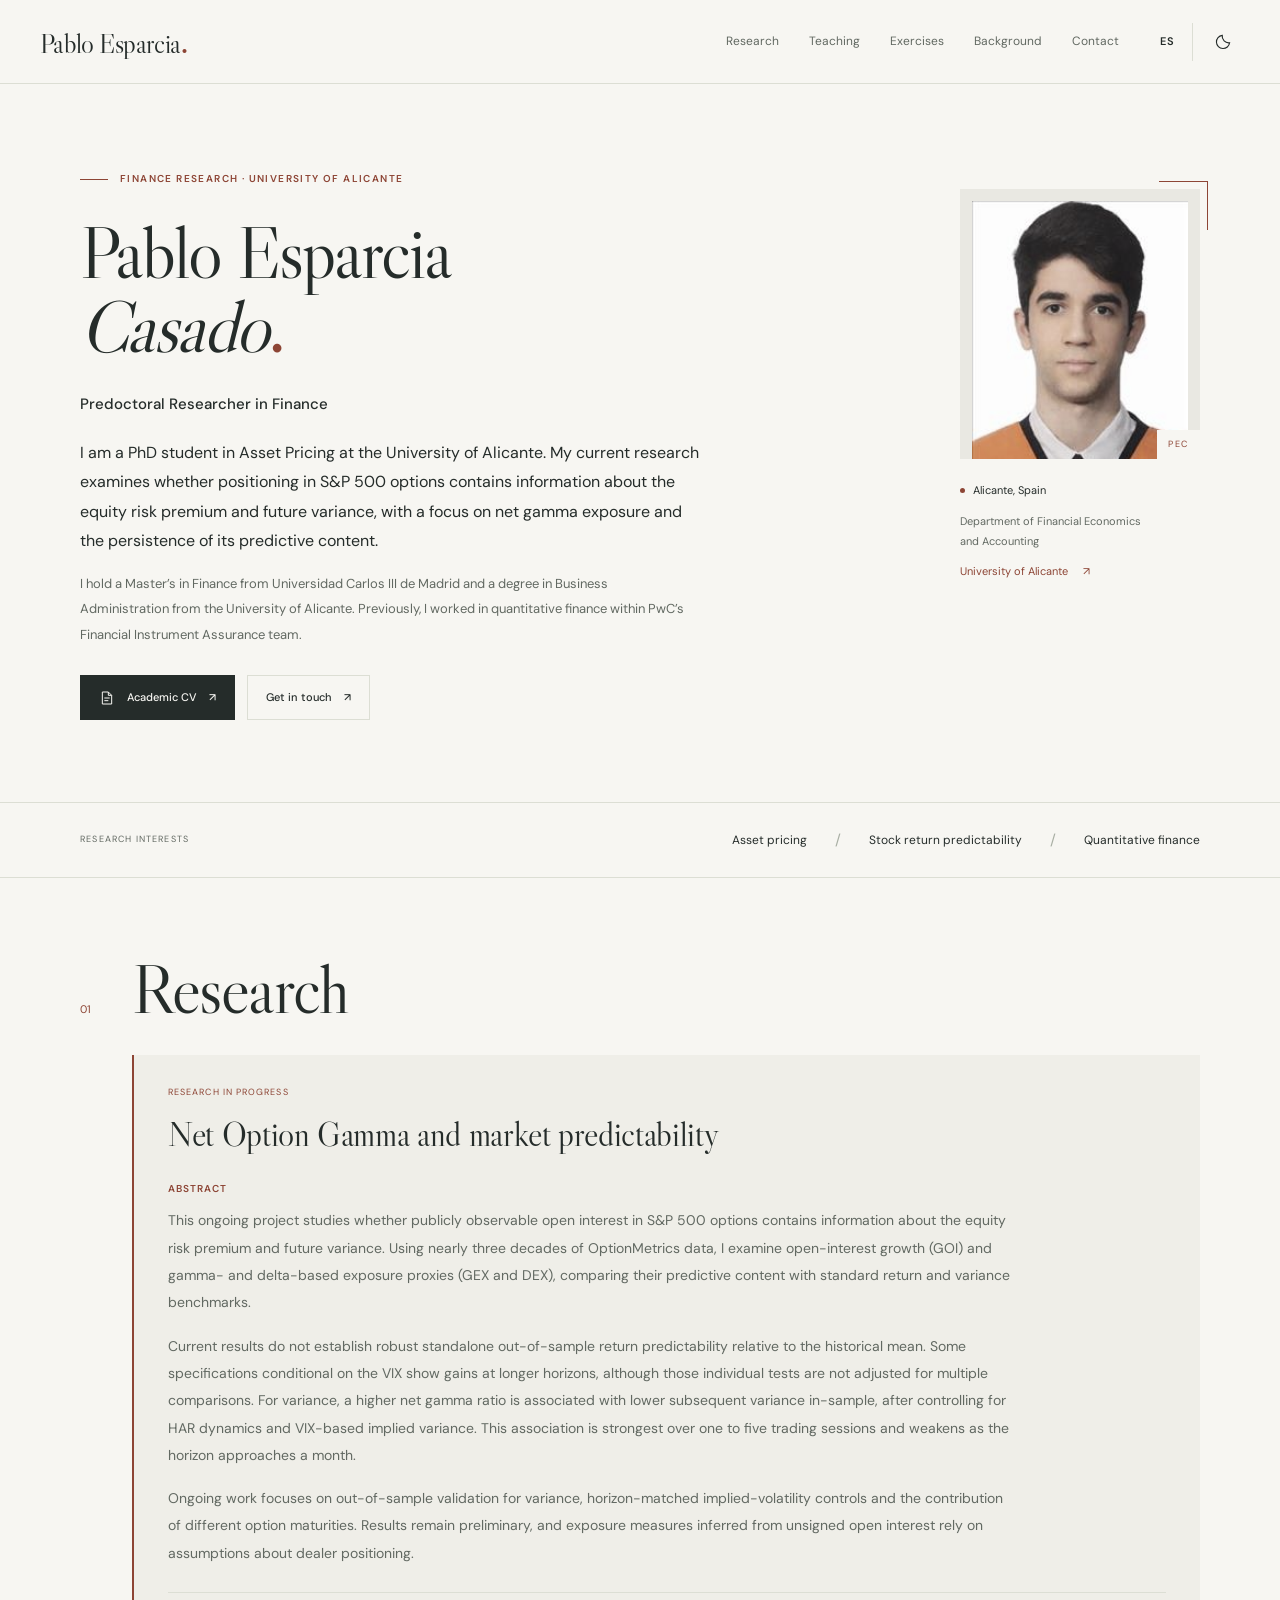
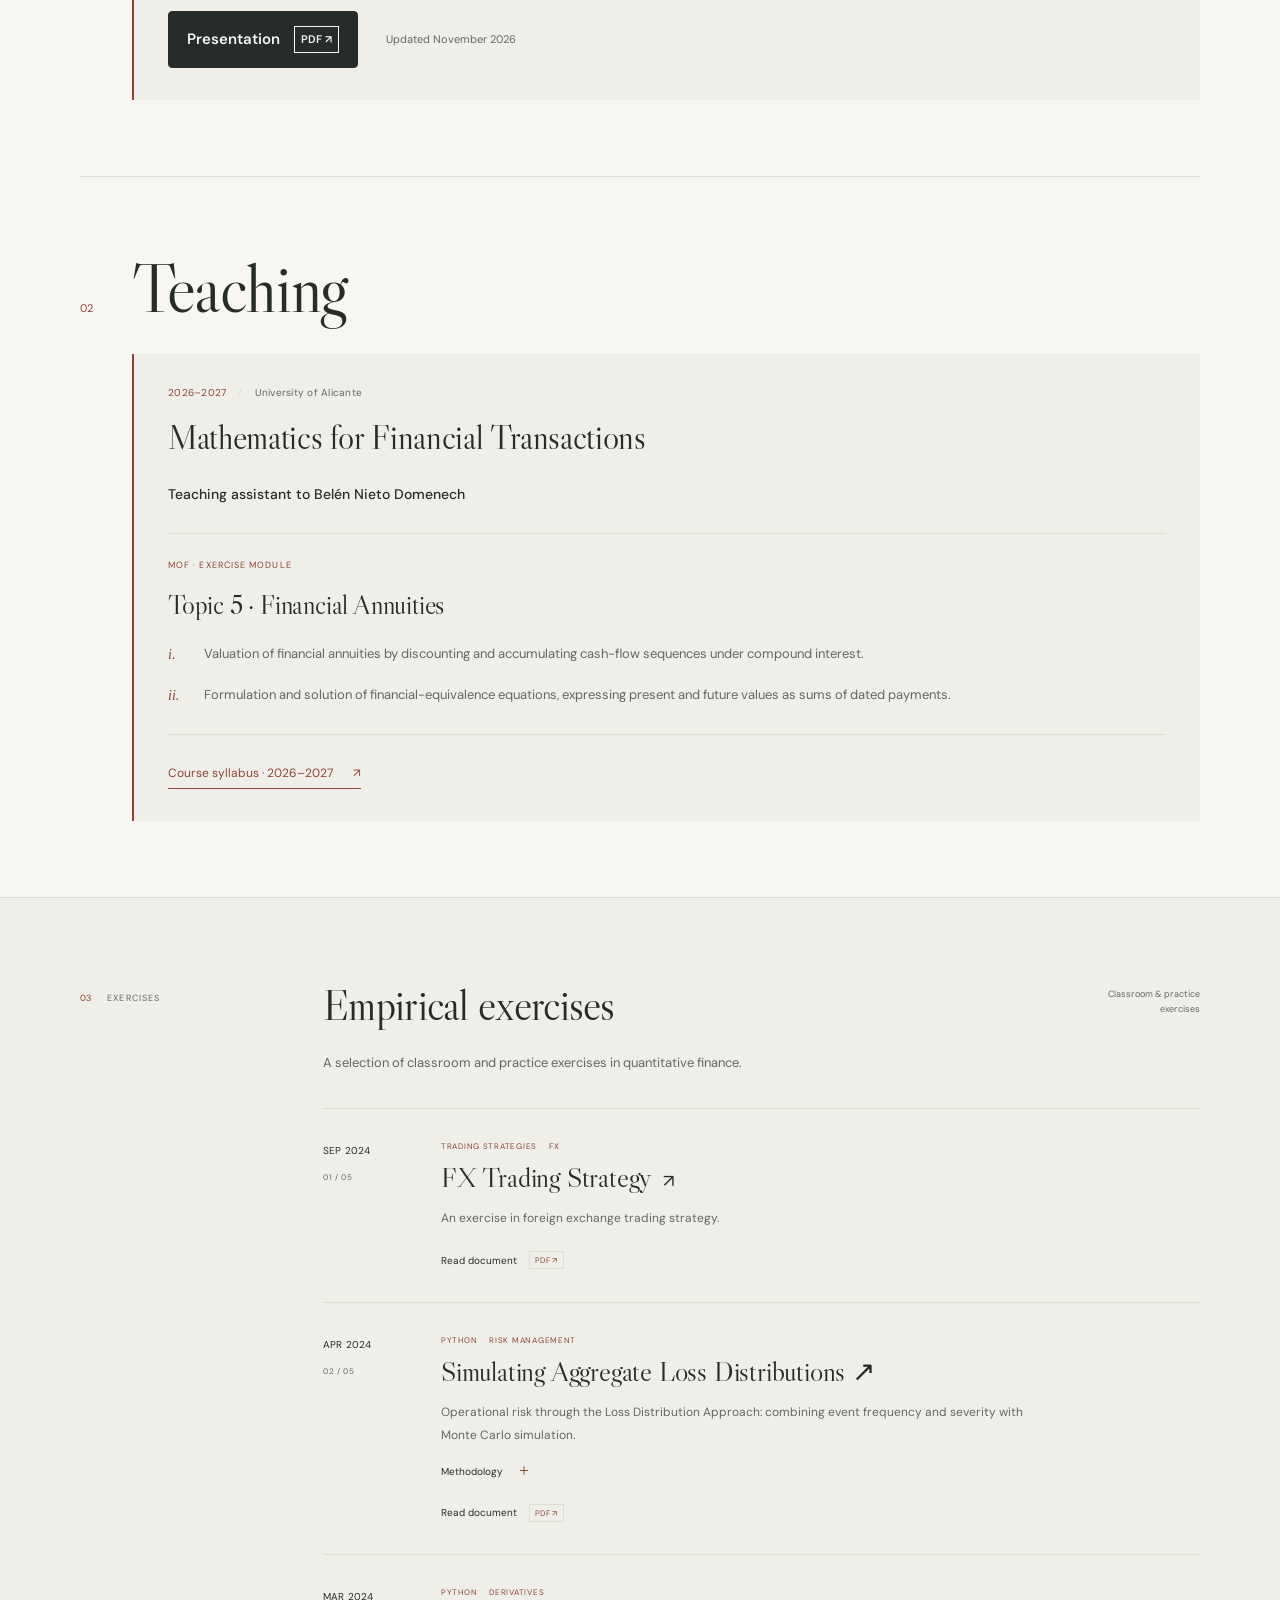
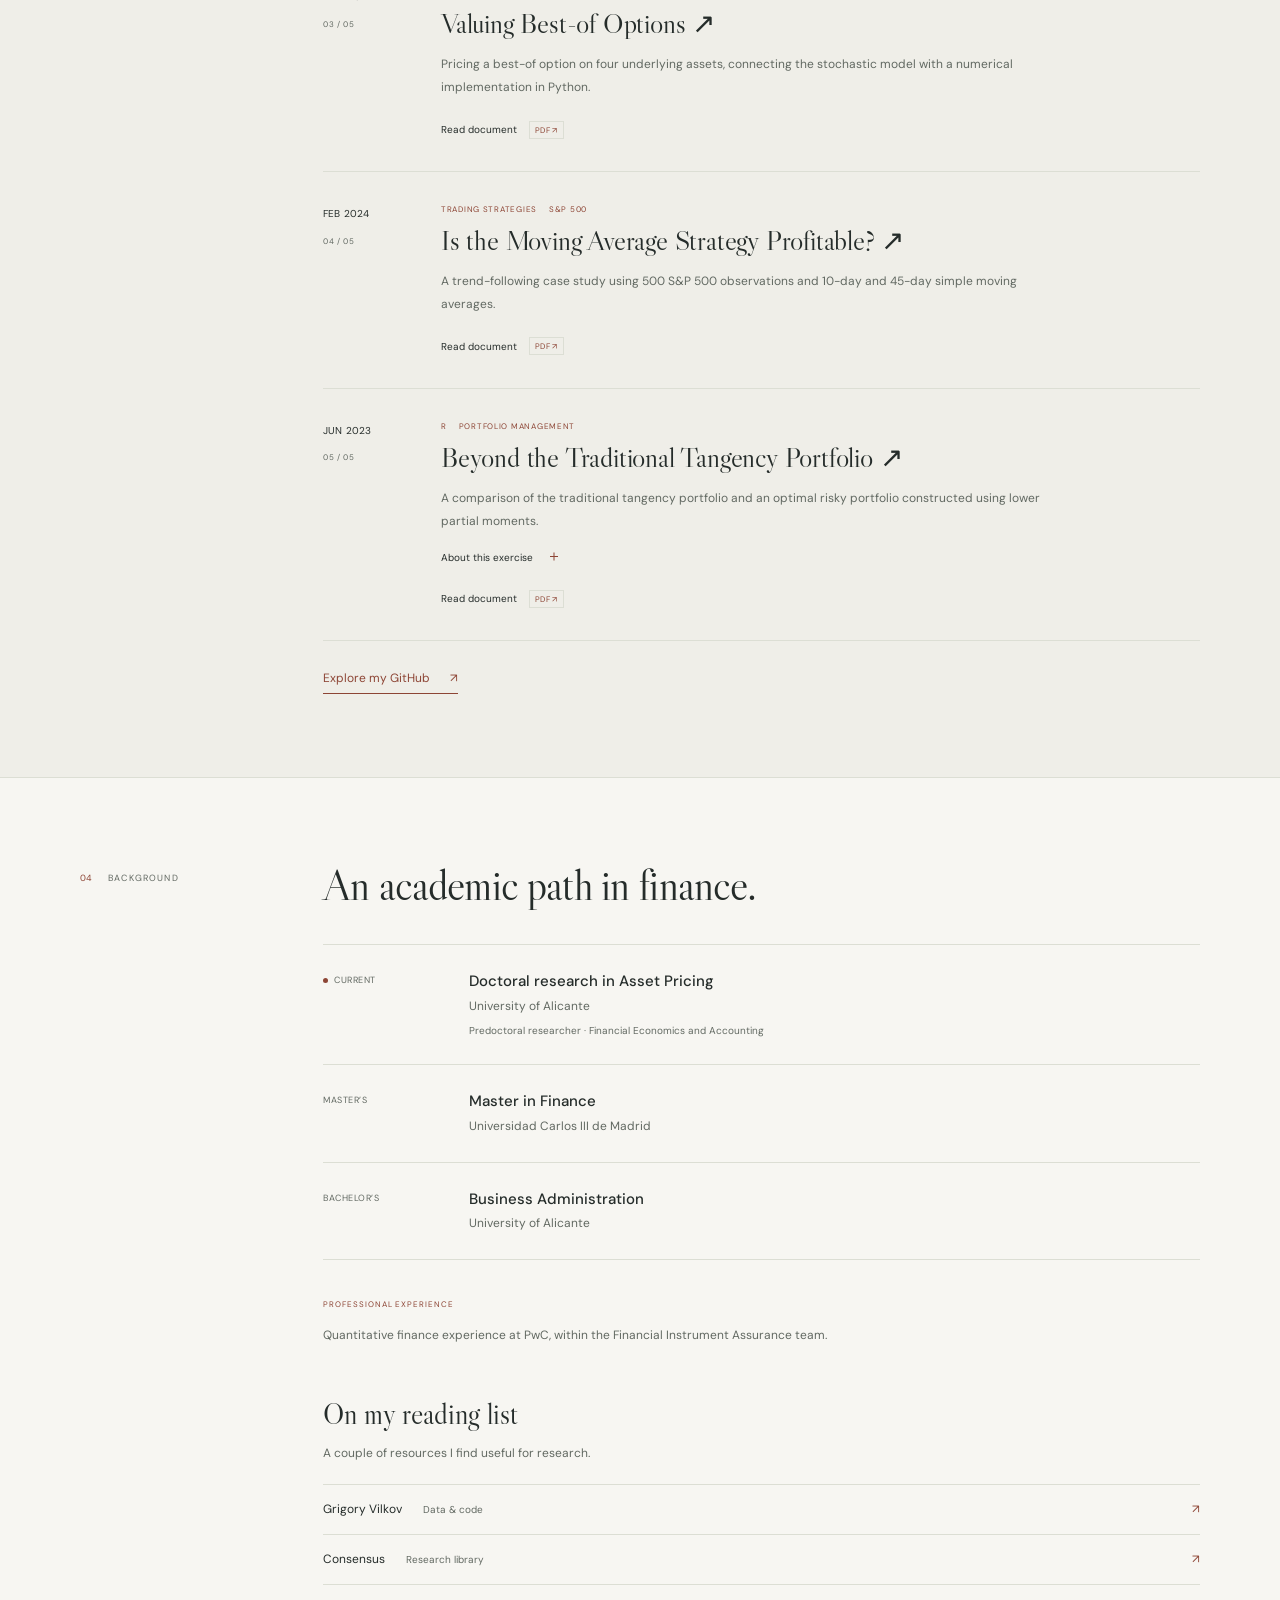
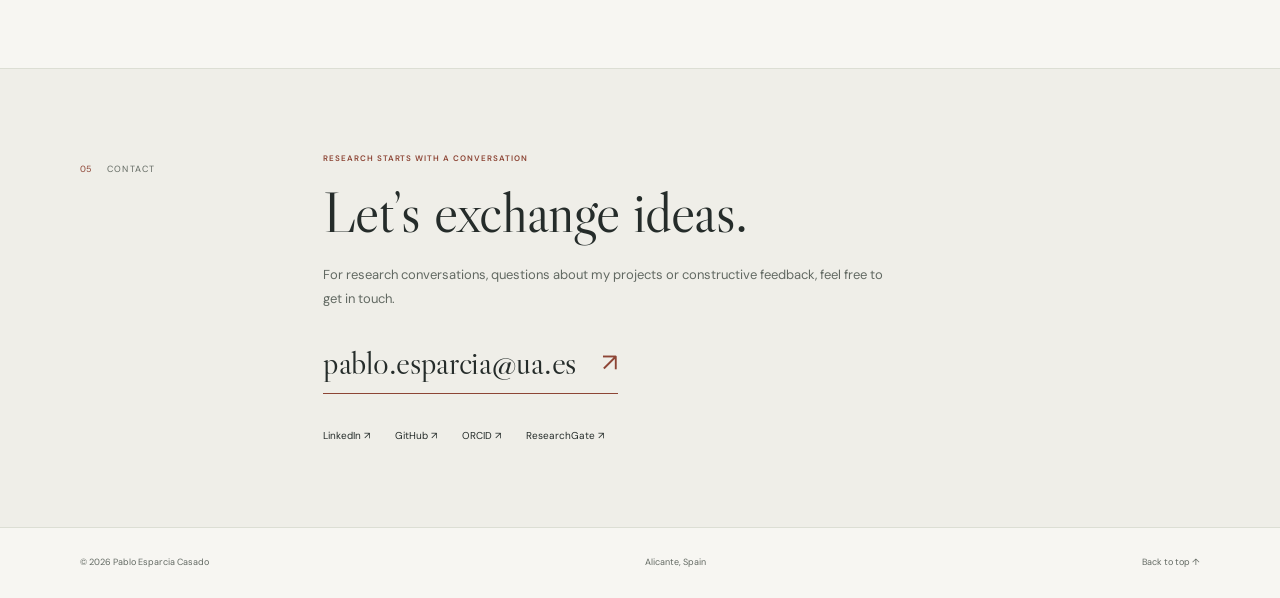
<file: index.html>
<!doctype html>
<html lang="en">
<head>
  <meta charset="utf-8">
  <meta name="viewport" content="width=device-width, initial-scale=1">
  <meta name="theme-color" content="#f7f6f2">
  <title>Pablo Esparcia Casado · Finance Research</title>
  <meta name="description" content="Pablo Esparcia Casado, predoctoral researcher at the University of Alicante. Research on S&P 500 option positioning, equity risk premia and variance predictability.">
  <meta property="og:title" content="Pablo Esparcia Casado · Finance Research">
  <meta property="og:description" content="Research on option positioning, equity risk premia and variance predictability, with empirical exercises in quantitative finance.">
  <meta property="og:type" content="website">
  <link rel="icon" href="./assets/favicon.svg" type="image/svg+xml">
  <link rel="stylesheet" href="./styles.css">
  <script src="./app.js" defer></script>
</head>
<body>
  <a class="skip-link" href="#main" data-i18n="skip">Skip to content</a>
  <header class="site-header">
    <div class="header-inner">
      <a class="wordmark" href="#about" aria-label="Pablo Esparcia Casado, home">Pablo Esparcia<span class="accent">.</span></a>
      <nav aria-label="Main navigation" class="desktop-nav">
        <a href="#research" data-i18n="navResearch">Research</a>
        <a href="#teaching" data-i18n="navTeaching">Teaching</a>
        <a href="#projects" data-i18n="navProjects">Exercises</a>
        <a href="#background" data-i18n="navBackground">Background</a>
        <a href="#contact" data-i18n="navContact">Contact</a>
      </nav>
      <div class="header-tools">
        <button class="language-button" id="language-toggle" type="button" aria-label="Cambiar a español">ES</button>
        <button class="theme-button" id="theme-toggle" type="button" aria-label="Switch to dark theme" aria-pressed="false"><svg viewBox="0 0 24 24" width="18" height="18" fill="none" stroke="currentColor" stroke-width="1.5" aria-hidden="true"><path d="M20.8 13a8.7 8.7 0 0 1-9.8-9.8A8.8 8.8 0 1 0 20.8 13Z"/></svg></button>
        <button class="menu-toggle" type="button" aria-expanded="false" aria-controls="mobile-nav" aria-label="Open navigation"><span></span><span></span></button>
      </div>
    </div>
    <nav class="mobile-nav" id="mobile-nav" aria-label="Mobile navigation" hidden>
      <a href="#research" data-i18n="navResearch">Research</a><a href="#teaching" data-i18n="navTeaching">Teaching</a><a href="#projects" data-i18n="navProjects">Exercises</a><a href="#background" data-i18n="navBackground">Background</a><a href="#contact" data-i18n="navContact">Contact</a>
    </nav>
  </header>
  <main id="main">
    <section class="hero container" id="about" aria-labelledby="hero-title">
      <div class="hero-copy">
        <p class="eyebrow"><span class="tiny-line"></span><span data-i18n="heroLabel">FINANCE RESEARCH · UNIVERSITY OF ALICANTE</span></p>
        <h1 id="hero-title">Pablo Esparcia<br><em>Casado</em><span class="accent">.</span></h1>
        <p class="hero-role" data-i18n="heroRole">Predoctoral Researcher in Finance</p>
        <p class="hero-intro" data-i18n="heroIntro">I am a PhD student in Asset Pricing at the University of Alicante. My current research examines whether positioning in S&P 500 options contains information about the equity risk premium and future variance, with a focus on net gamma exposure and the persistence of its predictive content.</p>
        <p class="hero-secondary" data-i18n="heroSecondary">I hold a Master’s in Finance from Universidad Carlos III de Madrid and a degree in Business Administration from the University of Alicante. Previously, I worked in quantitative finance within PwC’s Financial Instrument Assurance team.</p>
        <div class="hero-actions">
          <a class="button button-primary" href="./cv.html"><svg viewBox="0 0 24 24" width="16" height="16" fill="none" stroke="currentColor" stroke-width="1.5" aria-hidden="true"><path d="M14 3H5v18h14V8Z"/><path d="M14 3v5h5M8 12h8M8 16h6"/></svg><span data-i18n="cvButton">Academic CV</span><span aria-hidden="true">↗</span></a>
          <a class="button button-outline" href="mailto:pablo.esparcia@ua.es"><span data-i18n="emailButton">Get in touch</span><span aria-hidden="true">↗</span></a>
        </div>
      </div>
      <aside class="hero-profile" aria-label="Profile photograph and affiliation">
        <div class="portrait-frame"><img src="./assets/portrait.jpg" alt="Pablo Esparcia Casado" width="197" height="240" fetchpriority="high"><span class="portrait-corner" aria-hidden="true">PEC</span></div>
        <div class="profile-caption"><span class="location-dot" aria-hidden="true"></span><span data-i18n="location">Alicante, Spain</span></div>
        <p class="affiliation" data-i18n="affiliation">Department of Financial Economics<br>and Accounting</p>
        <a class="text-link institution" href="https://cvnet.cpd.ua.es/curriculum-breve/en/esparcia-casado-pablo/363036" target="_blank" rel="noopener noreferrer"><span data-i18n="university">University of Alicante</span> <span aria-hidden="true">↗</span></a>
      </aside>
    </section>
    <div class="interest-strip"><div class="container interests"><span class="strip-label" data-i18n="interestsLabel">RESEARCH INTERESTS</span><span data-i18n="interestOne">Asset pricing</span><span class="strip-divider" aria-hidden="true">/</span><span data-i18n="interestTwo">Stock return predictability</span><span class="strip-divider" aria-hidden="true">/</span><span data-i18n="interestThree">Quantitative finance</span></div></div>
    <section class="section container research-section focus-section" id="research" aria-labelledby="research-title">
      <div class="section-heading"><span class="section-number" aria-hidden="true">01</span><h2 id="research-title" data-i18n="researchLabel">Research</h2></div>
      <div class="section-content section-body">
        <p class="small-overline" data-i18n="researchStatus">RESEARCH IN PROGRESS</p>
        <h3 class="research-project-title" data-i18n="researchProjectTitle">Net Option Gamma and market predictability</h3>
        <div class="abstract-block">
          <p class="abstract-label" data-i18n="researchAbstractLabel">Abstract</p>
          <p class="research-abstract" data-i18n="researchAbstract">This ongoing project studies whether publicly observable open interest in S&P 500 options contains information about the equity risk premium and future variance. Using nearly three decades of OptionMetrics data, I examine open-interest growth (GOI) and gamma- and delta-based exposure proxies (GEX and DEX), comparing their predictive content with standard return and variance benchmarks.</p>
          <p class="research-abstract" data-i18n="researchFindings">Current results do not establish robust standalone out-of-sample return predictability relative to the historical mean. Some specifications conditional on the VIX show gains at longer horizons, although those individual tests are not adjusted for multiple comparisons. For variance, a higher net gamma ratio is associated with lower subsequent variance in-sample, after controlling for HAR dynamics and VIX-based implied variance. This association is strongest over one to five trading sessions and weakens as the horizon approaches a month.</p>
          <p class="research-abstract" data-i18n="researchNextSteps">Ongoing work focuses on out-of-sample validation for variance, horizon-matched implied-volatility controls and the contribution of different option maturities. Results remain preliminary, and exposure measures inferred from unsigned open interest rely on assumptions about dealer positioning.</p>
        </div>
        <div class="research-materials">
          <a class="project-document" href="./assets/net-option-gamma-2026-11-33-slides.pdf" target="_blank" rel="noopener noreferrer"><span data-i18n="researchPresentation">Presentation </span><span class="file-type">PDF ↗</span></a>
          <span class="research-update"><span data-i18n="researchUpdatedLabel">Updated</span> <time datetime="2026-11" data-i18n="researchUpdatedDate">November 2026</time></span>
        </div>
      </div>
    </section>
    <section class="section container teaching-section focus-section" id="teaching" aria-labelledby="teaching-title">
      <div class="section-heading"><span class="section-number" aria-hidden="true">02</span><h2 id="teaching-title" data-i18n="teachingLabel">Teaching</h2></div>
      <div class="section-content section-body">
        <p class="teaching-year"><span>2026–2027</span><span class="teaching-separator" aria-hidden="true">/</span><span data-i18n="university">University of Alicante</span></p>
        <h3 class="teaching-course-title" data-i18n="teachingTitle">Mathematics for Financial Transactions</h3>
        <p class="teaching-role" data-i18n="teachingRole">Teaching assistant to Belén Nieto Domenech</p>
        <div class="teaching-module">
          <p class="small-overline" data-i18n="teachingModuleLabel">MOF · EXERCISE MODULE</p>
          <h4 data-i18n="teachingModule">Topic 5 · Financial Annuities</h4>
          <ol class="teaching-exercises">
            <li><span class="exercise-symbol" aria-hidden="true">i.</span><p data-i18n="teachingExerciseOne">Valuation of financial annuities by discounting and accumulating cash-flow sequences under compound interest.</p></li>
            <li><span class="exercise-symbol" aria-hidden="true">ii.</span><p data-i18n="teachingExerciseTwo">Formulation and solution of financial-equivalence equations, expressing present and future values as sums of dated payments.</p></li>
          </ol>
        </div>
        <a class="text-link" href="https://cvnet.cpd.ua.es/Guia-Docente/GuiaDocente/Index?scaca=2026-27&amp;wcodasi=22013&amp;wcodest=C152&amp;wlengua=es" target="_blank" rel="noopener noreferrer"><span data-i18n="teachingSyllabus">Course syllabus · 2026–2027</span><span aria-hidden="true">↗</span></a>
      </div>
    </section>
    <section class="projects-shell" id="projects" aria-labelledby="projects-title">
      <div class="container section projects-section">
        <div class="section-label"><span class="section-number">03</span><span data-i18n="projectsLabel">EXERCISES</span></div>
        <div class="section-content">
          <div class="section-heading-row"><h2 id="projects-title" data-i18n="projectsTitle">Empirical exercises</h2><span class="small-note" data-i18n="projectsNote">Classroom & practice exercises</span></div>
          <p class="section-lead" data-i18n="projectsLead">A selection of classroom and practice exercises in quantitative finance.</p>
          <div class="project-list">
            <article class="project"><div class="project-date"><span data-i18n="dateFX">SEP 2024</span><span class="project-index">01 / 05</span></div><div class="project-main"><div class="project-tags"><span data-i18n="tagTrading">TRADING STRATEGIES</span><span>FX</span></div><h3><a href="https://drive.google.com/file/d/10J1_HlsElLhtGT2v-9oxgWZTy1r8JLSd/view" target="_blank" rel="noopener noreferrer">FX Trading Strategy <span aria-hidden="true">↗</span></a></h3><p data-i18n="fxSummary">An exercise in foreign exchange trading strategy.</p><a class="project-document" href="https://drive.google.com/file/d/10J1_HlsElLhtGT2v-9oxgWZTy1r8JLSd/view" target="_blank" rel="noopener noreferrer"><span data-i18n="readDocument">Read document</span> <span class="file-type">PDF ↗</span></a></div></article>
            <article class="project"><div class="project-date"><span data-i18n="dateLDA">APR 2024</span><span class="project-index">02 / 05</span></div><div class="project-main"><div class="project-tags"><span>PYTHON</span><span data-i18n="tagRisk">RISK MANAGEMENT</span></div><h3><a href="https://drive.google.com/file/d/1f4vTjGEbtCYGoeqPgsydUp_hLyZ63HHM/view" target="_blank" rel="noopener noreferrer" data-i18n="ldaTitle">Simulating Aggregate Loss Distributions ↗</a></h3><p data-i18n="ldaSummary">Operational risk through the Loss Distribution Approach: combining event frequency and severity with Monte Carlo simulation.</p><details><summary><span data-i18n="methodology">Methodology</span><span class="details-sign" aria-hidden="true"></span></summary><p data-i18n="ldaDetail">Event frequency is modeled with a Poisson distribution and severity with a log-normal distribution. Iterative sampling combines both components to simulate aggregate operational losses.</p></details><a class="project-document" href="https://drive.google.com/file/d/1f4vTjGEbtCYGoeqPgsydUp_hLyZ63HHM/view" target="_blank" rel="noopener noreferrer"><span data-i18n="readDocument">Read document</span> <span class="file-type">PDF ↗</span></a></div></article>
            <article class="project"><div class="project-date"><span data-i18n="dateOptions">MAR 2024</span><span class="project-index">03 / 05</span></div><div class="project-main"><div class="project-tags"><span>PYTHON</span><span data-i18n="tagDerivatives">DERIVATIVES</span></div><h3><a href="https://drive.google.com/file/d/1Fa9J6c813F-ZqdMe4EwMGfguNzTHk10T/view" target="_blank" rel="noopener noreferrer" data-i18n="optionsTitle">Valuing Best-of Options ↗</a></h3><p data-i18n="optionsSummary">Pricing a best-of option on four underlying assets, connecting the stochastic model with a numerical implementation in Python.</p><a class="project-document" href="https://drive.google.com/file/d/1Fa9J6c813F-ZqdMe4EwMGfguNzTHk10T/view" target="_blank" rel="noopener noreferrer"><span data-i18n="readDocument">Read document</span> <span class="file-type">PDF ↗</span></a></div></article>
            <article class="project"><div class="project-date"><span data-i18n="dateMA">FEB 2024</span><span class="project-index">04 / 05</span></div><div class="project-main"><div class="project-tags"><span data-i18n="tagTrading">TRADING STRATEGIES</span><span>S&P 500</span></div><h3><a href="https://drive.google.com/file/d/15zhhGzd-mCtsFXoQGJC7nUw7oywAeHFM/view" target="_blank" rel="noopener noreferrer" data-i18n="maTitle">Is the Moving Average Strategy Profitable? ↗</a></h3><p data-i18n="maSummary">A trend-following case study using 500 S&P 500 observations and 10-day and 45-day simple moving averages.</p><a class="project-document" href="https://drive.google.com/file/d/15zhhGzd-mCtsFXoQGJC7nUw7oywAeHFM/view" target="_blank" rel="noopener noreferrer"><span data-i18n="readDocument">Read document</span> <span class="file-type">PDF ↗</span></a></div></article>
            <article class="project"><div class="project-date"><span data-i18n="datePortfolio">JUN 2023</span><span class="project-index">05 / 05</span></div><div class="project-main"><div class="project-tags"><span>R</span><span data-i18n="tagPortfolio">PORTFOLIO MANAGEMENT</span></div><h3><a href="https://drive.google.com/file/d/14YtubH1dYbh2soEjHywLzYvM2F-Ze6B-/view" target="_blank" rel="noopener noreferrer" data-i18n="portfolioTitle">Beyond the Traditional Tangency Portfolio ↗</a></h3><p data-i18n="portfolioSummary">A comparison of the traditional tangency portfolio and an optimal risky portfolio constructed using lower partial moments.</p><details><summary><span data-i18n="aboutProject">About this exercise</span><span class="details-sign" aria-hidden="true"></span></summary><p data-i18n="portfolioDetail">An excerpt from section 4 of my undergraduate dissertation, written in Spanish, including part of the implementation in R.</p></details><a class="project-document" href="https://drive.google.com/file/d/14YtubH1dYbh2soEjHywLzYvM2F-Ze6B-/view" target="_blank" rel="noopener noreferrer"><span data-i18n="readDocument">Read document</span> <span class="file-type">PDF ↗</span></a></div></article>
          </div>
          <a class="text-link github-projects" href="https://github.com/Pabloesparciacasado" target="_blank" rel="noopener noreferrer"><span data-i18n="exploreGithub">Explore my GitHub</span><span aria-hidden="true">↗</span></a>
        </div>
      </div>
    </section>
    <section class="section container" id="background" aria-labelledby="background-title">
      <div class="section-label"><span class="section-number">04</span><span data-i18n="backgroundLabel">BACKGROUND</span></div>
      <div class="section-content">
        <h2 id="background-title" data-i18n="backgroundTitle">An academic path in finance.</h2>
        <div class="education-list">
          <article class="education-row"><div class="education-marker"><span class="current-dot" aria-hidden="true"></span><span data-i18n="current">CURRENT</span></div><div><h3 data-i18n="phdTitle">Doctoral research in Asset Pricing</h3><p data-i18n="university">University of Alicante</p><span class="education-note" data-i18n="phdNote">Predoctoral researcher · Financial Economics and Accounting</span></div></article>
          <article class="education-row"><div class="education-marker" data-i18n="mastersLabel">MASTER’S</div><div><h3 data-i18n="mastersTitle">Master in Finance</h3><p>Universidad Carlos III de Madrid</p></div></article>
          <article class="education-row"><div class="education-marker" data-i18n="bachelorsLabel">BACHELOR’S</div><div><h3 data-i18n="bachelorsTitle">Business Administration</h3><p data-i18n="university">University of Alicante</p></div></article>
        </div>
        <div class="experience-note"><span class="small-overline" data-i18n="experienceLabel">PROFESSIONAL EXPERIENCE</span><p data-i18n="experienceText">Quantitative finance experience at PwC, within the Financial Instrument Assurance team.</p></div>
        <div class="resources"><h3 data-i18n="resourcesTitle">On my reading list</h3><p data-i18n="resourcesText">A couple of resources I find useful for research.</p><a class="resource-row" href="https://www.vilkov.net/data-code.html" target="_blank" rel="noopener noreferrer"><span>Grigory Vilkov <small data-i18n="vilkov">Data & code</small></span><span aria-hidden="true">↗</span></a><a class="resource-row" href="https://consensus.app/library/" target="_blank" rel="noopener noreferrer"><span>Consensus <small data-i18n="consensus">Research library</small></span><span aria-hidden="true">↗</span></a></div>
      </div>
    </section>
    <section class="contact-shell" id="contact" aria-labelledby="contact-title"><div class="section container contact-section">
      <div class="section-label"><span class="section-number">05</span><span data-i18n="contactLabel">CONTACT</span></div>
      <div class="section-content"><p class="eyebrow" data-i18n="contactEyebrow">RESEARCH STARTS WITH A CONVERSATION</p><h2 id="contact-title" data-i18n="contactTitle">Let’s exchange ideas.</h2><p class="section-lead" data-i18n="contactLead">For research conversations, questions about my projects or constructive feedback, feel free to get in touch.</p><a class="email-link" href="mailto:pablo.esparcia@ua.es">pablo.esparcia@ua.es <span aria-hidden="true">↗</span></a><div class="social-links"><a href="https://www.linkedin.com/in/pablo-esparcia-casado/" target="_blank" rel="noopener noreferrer">LinkedIn ↗</a><a href="https://github.com/Pabloesparciacasado" target="_blank" rel="noopener noreferrer">GitHub ↗</a><a href="https://orcid.org/0000-0002-2571-3491" target="_blank" rel="noopener noreferrer">ORCID ↗</a><a href="https://www.researchgate.net/profile/Pablo-Esparcia-Casado-2" target="_blank" rel="noopener noreferrer">ResearchGate ↗</a></div></div>
    </div></section>
  </main>
  <footer class="site-footer container"><p>© <span id="year">2026</span> Pablo Esparcia Casado</p><p data-i18n="footerLocation">Alicante, Spain</p><a href="#about" data-i18n="backToTop">Back to top ↑</a></footer>
</body>
</html>
</file>
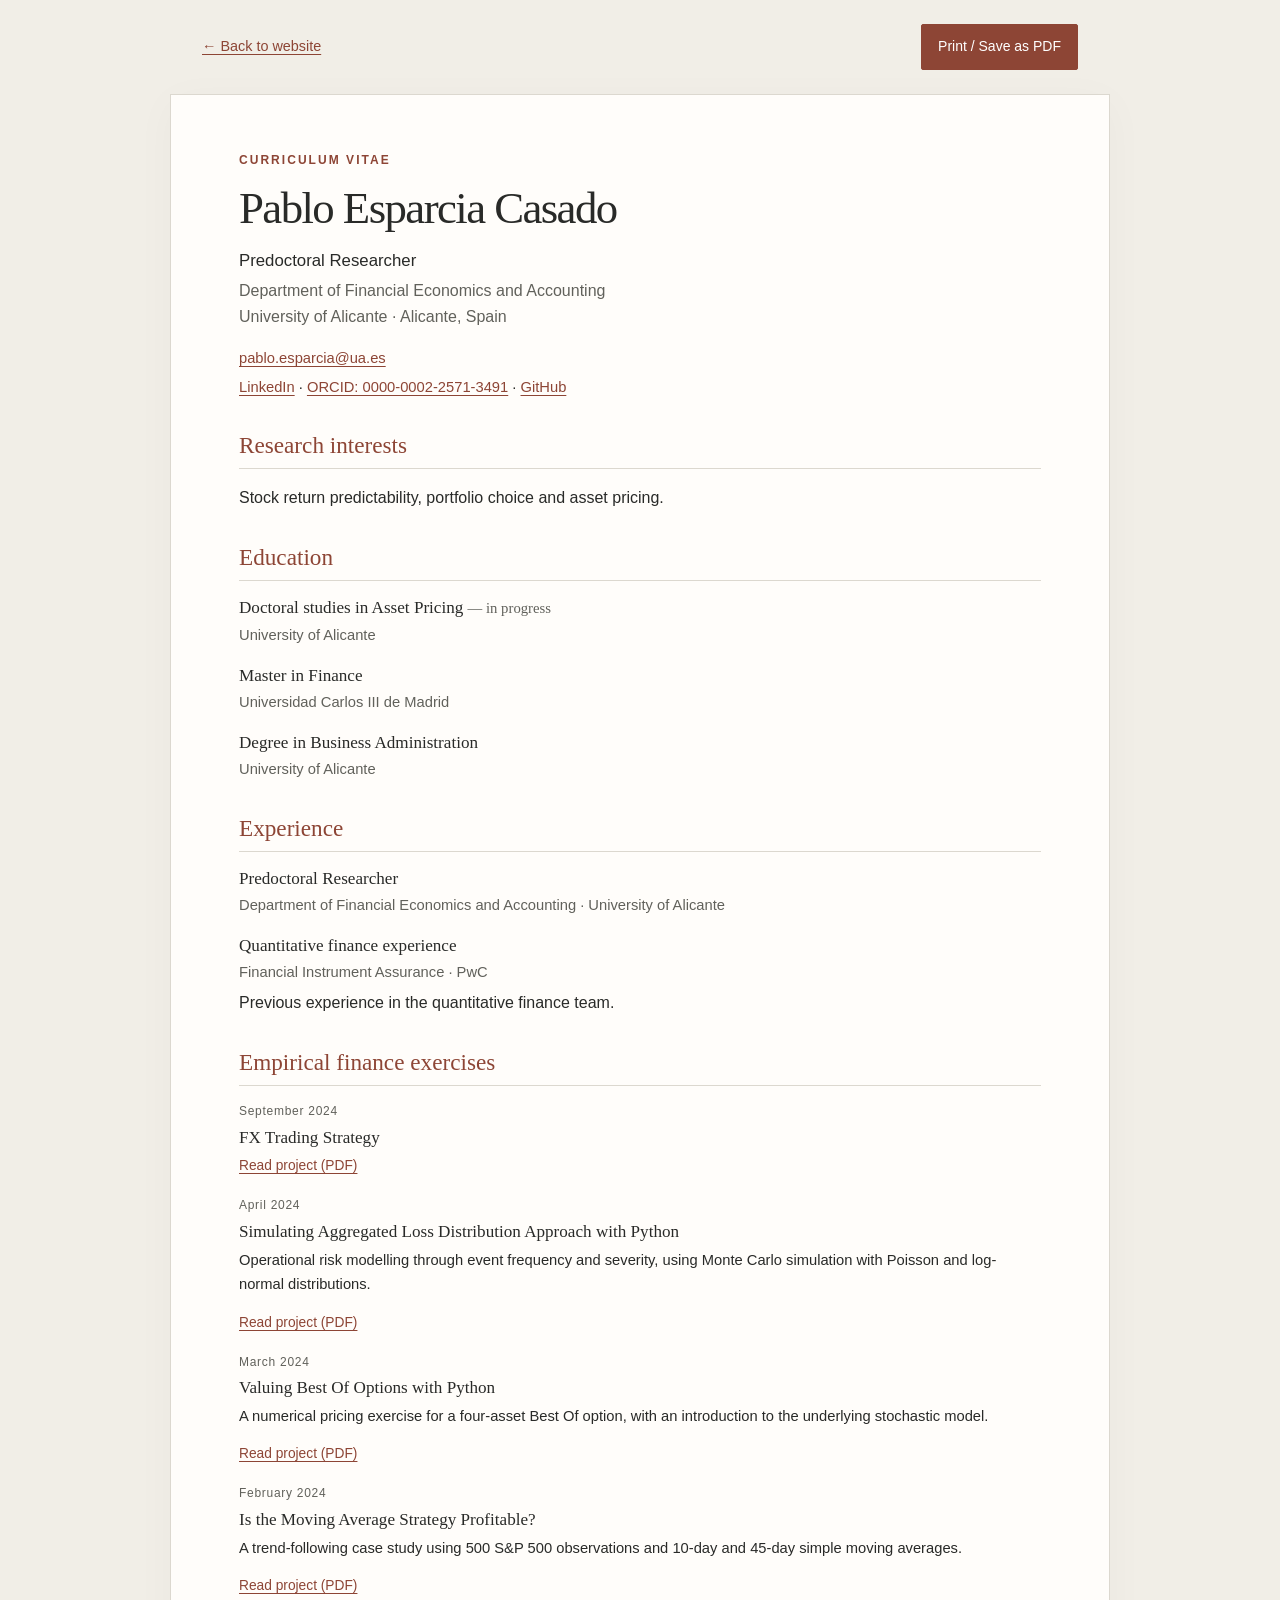
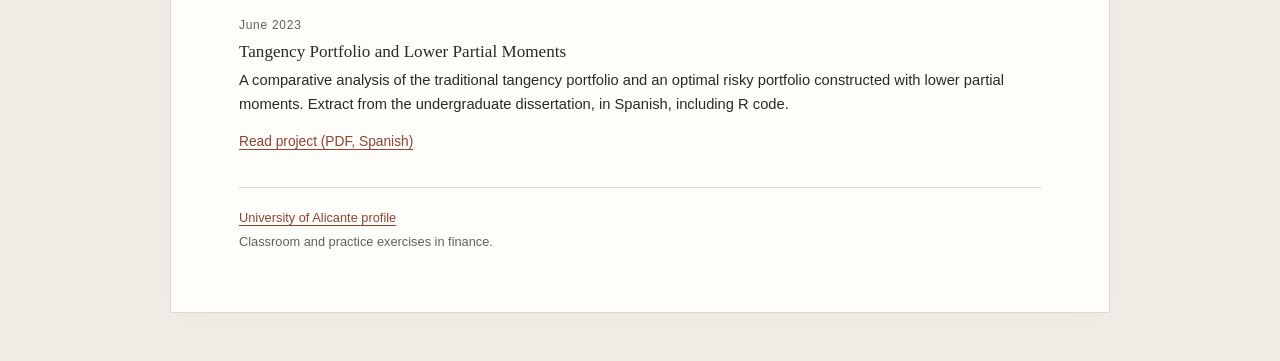
<file: cv.html>
<!doctype html>
<html lang="en">
<head>
  <meta charset="utf-8">
  <meta name="viewport" content="width=device-width, initial-scale=1">
  <meta name="description" content="Academic curriculum vitae of Pablo Esparcia Casado, predoctoral researcher in finance at the University of Alicante.">
  <meta name="theme-color" content="#8d4535">
  <title>Curriculum Vitae — Pablo Esparcia Casado</title>
  <style>
    :root{--accent:#8d4535;--ink:#292a28;--muted:#61615b;--line:#dcd8cf;--paper:#fffdfa}
    *{box-sizing:border-box}
    html{color-scheme:light}
    body{margin:0;background:#f1eee7;color:var(--ink);font-family:Arial,Helvetica,sans-serif;font-size:16px;line-height:1.65}
    a{color:var(--accent);text-underline-offset:3px}
    a:hover{text-decoration-thickness:2px}
    a:focus-visible,button:focus-visible{outline:3px solid var(--accent);outline-offset:5px}
    .skip{position:absolute;left:1rem;top:-5rem;padding:.5rem 1rem;background:white;z-index:10}
    .skip:focus{top:1rem}
    .toolbar{max-width:940px;margin:0 auto;display:flex;align-items:center;justify-content:space-between;gap:1rem;padding:1.5rem 2rem}
    .toolbar a{font-size:.9rem}
    button{appearance:none;border:1px solid var(--accent);background:var(--accent);color:white;padding:.65rem 1rem;font:inherit;font-size:.875rem;cursor:pointer;border-radius:2px}
    button:hover{background:#74382b}
    main{max-width:940px;margin:0 auto 3rem;padding:3.5rem 4.25rem;background:var(--paper);border:1px solid var(--line);box-shadow:0 8px 40px #292a2808}
    .eyebrow{margin:0 0 .65rem;color:var(--accent);font-size:.75rem;font-weight:bold;letter-spacing:.17em;text-transform:uppercase}
    h1,h2,h3{font-family:Georgia,'Times New Roman',serif;font-weight:normal;line-height:1.25}
    h1{font-size:clamp(2rem,5vw,2.8rem);margin:0 0 .65rem;letter-spacing:-.035em}
    .role{margin:0;font-size:1.05rem}
    .affiliation{margin:.15rem 0 1rem;color:var(--muted)}
    address{font-style:normal;font-size:.92rem}
    address p{margin:.25rem 0}
    section{margin-top:2rem}
    h2{font-size:1.45rem;color:var(--accent);border-bottom:1px solid var(--line);padding-bottom:.5rem;margin:0 0 1rem}
    h3{font-size:1.07rem;margin:0 0 .25rem}
    p{margin:.35rem 0 .75rem}
    .item{margin:0 0 1.1rem}
    .institution{margin:.1rem 0;color:var(--muted);font-size:.92rem}
    .date{font-family:Arial,Helvetica,sans-serif;display:block;font-size:.75rem;color:var(--muted);letter-spacing:.06em;margin-bottom:.3rem}
    .project p{font-size:.92rem}
    .project a{font-size:.86rem}
    footer{margin-top:2rem;padding-top:1rem;border-top:1px solid var(--line);font-size:.8rem;color:var(--muted)}
    footer p{margin:.2rem 0}
    @media(max-width:620px){.toolbar{padding:1rem 1.25rem}main{margin:0;padding:2rem 1.25rem;border-left:0;border-right:0}section{margin-top:1.75rem}}
    @page{size:A4;margin:17mm 18mm}
    @media print{
      body{background:white;font-size:10.5pt;line-height:1.4}
      .toolbar,.skip{display:none}
      main{max-width:none;margin:0;padding:0;border:0;box-shadow:none;background:white}
      h1{font-size:26pt}h2{font-size:15pt}h3{font-size:11pt}
      .eyebrow{font-size:8pt}.role{font-size:11pt}.affiliation,address,.institution,.project p{font-size:10pt}.date,.project a{font-size:9pt}
      section{margin-top:15pt}h2{margin-bottom:10pt;padding-bottom:5pt}.item{margin-bottom:10pt}
      .item,header,footer{break-inside:avoid}h2,h3{break-after:avoid}
      a{color:var(--ink)}footer{margin-top:15pt;font-size:8pt}
    }
  </style>
</head>
<body>
  <a class="skip" href="#main">Skip to curriculum vitae</a>
  <nav class="toolbar" aria-label="CV actions">
    <a href="./index.html">← Back to website</a>
    <button type="button" onclick="window.print()">Print / Save as PDF</button>
  </nav>
  <main id="main">
    <header>
      <p class="eyebrow">Curriculum Vitae</p>
      <h1>Pablo Esparcia Casado</h1>
      <p class="role">Predoctoral Researcher</p>
      <p class="affiliation">Department of Financial Economics and Accounting<br>University of Alicante · Alicante, Spain</p>
      <address>
        <p><a href="mailto:pablo.esparcia@ua.es">pablo.esparcia@ua.es</a></p>
        <p><a href="https://www.linkedin.com/in/pablo-esparcia-casado/">LinkedIn</a> · <a href="https://orcid.org/0000-0002-2571-3491">ORCID: 0000-0002-2571-3491</a> · <a href="https://github.com/Pabloesparciacasado">GitHub</a></p>
      </address>
    </header>

    <section aria-labelledby="research-heading">
      <h2 id="research-heading">Research interests</h2>
      <p>Stock return predictability, portfolio choice and asset pricing.</p>
    </section>

    <section aria-labelledby="education-heading">
      <h2 id="education-heading">Education</h2>
      <div class="item">
        <h3>Doctoral studies in Asset Pricing <span class="institution">— in progress</span></h3>
        <p class="institution">University of Alicante</p>
      </div>
      <div class="item">
        <h3>Master in Finance</h3>
        <p class="institution">Universidad Carlos III de Madrid</p>
      </div>
      <div class="item">
        <h3>Degree in Business Administration</h3>
        <p class="institution">University of Alicante</p>
      </div>
    </section>

    <section aria-labelledby="experience-heading">
      <h2 id="experience-heading">Experience</h2>
      <div class="item">
        <h3>Predoctoral Researcher</h3>
        <p class="institution">Department of Financial Economics and Accounting · University of Alicante</p>
      </div>
      <div class="item">
        <h3>Quantitative finance experience</h3>
        <p class="institution">Financial Instrument Assurance · PwC</p>
        <p>Previous experience in the quantitative finance team.</p>
      </div>
    </section>

    <section aria-labelledby="projects-heading">
      <h2 id="projects-heading">Empirical finance exercises</h2>
      <article class="item project">
        <time class="date" datetime="2024-09">September 2024</time>
        <h3>FX Trading Strategy</h3>
        <a href="https://drive.google.com/file/d/10J1_HlsElLhtGT2v-9oxgWZTy1r8JLSd/view">Read project (PDF)</a>
      </article>
      <article class="item project">
        <time class="date" datetime="2024-04">April 2024</time>
        <h3>Simulating Aggregated Loss Distribution Approach with Python</h3>
        <p>Operational risk modelling through event frequency and severity, using Monte Carlo simulation with Poisson and log-normal distributions.</p>
        <a href="https://drive.google.com/file/d/1f4vTjGEbtCYGoeqPgsydUp_hLyZ63HHM/view">Read project (PDF)</a>
      </article>
      <article class="item project">
        <time class="date" datetime="2024-03">March 2024</time>
        <h3>Valuing Best Of Options with Python</h3>
        <p>A numerical pricing exercise for a four-asset Best Of option, with an introduction to the underlying stochastic model.</p>
        <a href="https://drive.google.com/file/d/1Fa9J6c813F-ZqdMe4EwMGfguNzTHk10T/view">Read project (PDF)</a>
      </article>
      <article class="item project">
        <time class="date" datetime="2024-02">February 2024</time>
        <h3>Is the Moving Average Strategy Profitable?</h3>
        <p>A trend-following case study using 500 S&amp;P 500 observations and 10-day and 45-day simple moving averages.</p>
        <a href="https://drive.google.com/file/d/15zhhGzd-mCtsFXoQGJC7nUw7oywAeHFM/view">Read project (PDF)</a>
      </article>
      <article class="item project">
        <time class="date" datetime="2023-06">June 2023</time>
        <h3>Tangency Portfolio and Lower Partial Moments</h3>
        <p>A comparative analysis of the traditional tangency portfolio and an optimal risky portfolio constructed with lower partial moments. Extract from the undergraduate dissertation, in Spanish, including R code.</p>
        <a href="https://drive.google.com/file/d/14YtubH1dYbh2soEjHywLzYvM2F-Ze6B-/view">Read project (PDF, Spanish)</a>
      </article>
    </section>

    <footer>
      <p><a href="https://cvnet.cpd.ua.es/curriculum-breve/en/esparcia-casado-pablo/363036">University of Alicante profile</a></p>
      <p>Classroom and practice exercises in finance.</p>
    </footer>
  </main>
</body>
</html>
</file>
<file: styles.css>
@import url('https://fonts.googleapis.com/css2?family=DM+Sans:wght@400;450;500;550;600;650;700&family=Libre+Caslon+Display&display=swap');
:root{--paper:#f7f6f2;--surface:#efeee8;--ink:#252c2a;--muted:#626962;--accent:#8d4535;--line:#dcded4;--header:rgba(247,246,242,.94);--serif:'Libre Caslon Display',Georgia,'Times New Roman',serif;--sans:'DM Sans',Arial,sans-serif;--focus:#9d513d;color-scheme:light}
*{box-sizing:border-box}html{scroll-behavior:smooth;scroll-padding-top:105px}body{margin:0;background:var(--paper);color:var(--ink);font-family:var(--sans);font-size:15px;line-height:1.75;-webkit-font-smoothing:antialiased}a{color:inherit;text-decoration:none}button{font:inherit;color:inherit}button,a,summary{-webkit-tap-highlight-color:transparent}a,button,summary{touch-action:manipulation}a:focus-visible,button:focus-visible,summary:focus-visible{outline:2px solid var(--focus);outline-offset:6px}img{max-width:100%;display:block}button{cursor:pointer}::selection{background:#d8b5a8;color:#252c2a}.container{width:min(1120px,calc(100% - 112px));margin-inline:auto}.accent{color:var(--accent)}.skip-link{position:fixed;z-index:100;top:-100px;left:24px;padding:10px 16px;background:var(--ink);color:var(--paper)}.skip-link:focus{top:10px}.site-header{position:sticky;top:0;z-index:20;border-bottom:1px solid var(--line);background:var(--header);backdrop-filter:blur(14px)}.header-inner{width:min(1232px,calc(100% - 80px));height:83px;margin:auto;display:flex;align-items:center;gap:35px}.wordmark{font-family:var(--serif);font-size:27px;letter-spacing:-.7px;line-height:1.1;white-space:nowrap}.wordmark .accent{font-family:Georgia,serif;font-size:34px}.desktop-nav{margin-left:auto;display:flex;align-items:center;gap:30px}.desktop-nav a{font-size:12px;color:var(--muted);position:relative}.desktop-nav a:hover,.desktop-nav a.active{color:var(--accent)}.desktop-nav a.active:after{position:absolute;bottom:-7px;left:0;right:0;content:'';height:1px;background:var(--accent)}.header-tools{display:flex;gap:12px;align-items:center}.language-button,.theme-button{border:0;background:transparent;display:grid;place-items:center;min-width:35px;min-height:38px}.language-button{font-size:11px;font-weight:600;letter-spacing:.08em;border-right:1px solid var(--line);padding-right:17px}.theme-button{padding:6px}.menu-toggle,.mobile-nav{display:none}.hero{display:grid;grid-template-columns:minmax(0,1fr) 240px;gap:94px;align-items:start;padding-top:87px;padding-bottom:82px}.eyebrow{font-size:10px;font-weight:600;letter-spacing:.14em;line-height:1.6;display:flex;align-items:center;gap:12px;color:var(--accent);margin:0 0 29px}.tiny-line{width:28px;height:1px;background:var(--accent);flex-shrink:0}h1,h2,h3,p{margin-top:0}h1,h2,h3{font-weight:400}h1{font-family:var(--serif);font-size:clamp(56px,5.7vw,79px);letter-spacing:-2px;line-height:1.01;margin:0 0 27px}h1 em{font-weight:400}h1 .accent{font-family:Georgia,serif}.hero-role{font-size:15px;font-weight:500;margin-bottom:20px}.hero-intro{font-size:16px;line-height:1.85;max-width:625px;margin-bottom:15px}.hero-secondary{font-size:13px;line-height:1.95;color:var(--muted);max-width:615px;margin-bottom:28px}.hero-actions{display:flex;gap:12px;flex-wrap:wrap}.button{display:inline-flex;align-items:center;justify-content:center;gap:12px;min-height:45px;padding:10px 18px;font-size:11px;font-weight:500;border:1px solid var(--ink);transition:background .2s,color .2s,transform .2s}.button:hover{transform:translateY(-2px)}.button-primary{background:var(--ink);color:var(--paper)}.button-primary:hover{background:var(--accent);border-color:var(--accent)}.button-outline{border-color:var(--line)}.button-outline:hover{border-color:var(--accent);color:var(--accent)}.hero-profile{padding-top:18px}.portrait-frame{position:relative;background:#e9e8e2;padding:12px 12px 0;margin-bottom:22px;max-width:240px}.portrait-frame:before{content:'';position:absolute;top:-8px;right:-8px;width:48px;height:48px;border-top:1px solid var(--accent);border-right:1px solid var(--accent)}.portrait-frame img{width:100%;height:258px;object-fit:cover;object-position:center top;filter:saturate(.65)}.portrait-corner{position:absolute;bottom:-1px;right:0;letter-spacing:.17em;font-size:9px;padding:7px 11px;background:var(--paper);color:var(--accent)}.profile-caption{display:flex;gap:8px;align-items:center;font-size:11px;margin-bottom:12px}.location-dot{width:5px;height:5px;border-radius:50%;background:var(--accent)}.affiliation{font-size:11px;line-height:1.8;color:var(--muted);margin:0 0 5px}.text-link{display:inline-flex;align-items:center;gap:20px;font-size:12px;border-bottom:1px solid var(--accent);padding-bottom:4px;color:var(--accent)}.text-link:hover{color:var(--ink);border-color:var(--ink)}.institution{font-size:11px;gap:15px;border:0;padding:0}.interest-strip{border-top:1px solid var(--line);border-bottom:1px solid var(--line)}.interests{display:flex;align-items:center;gap:28px;min-height:74px;font-size:12px}.strip-label{font-size:9px;letter-spacing:.13em;color:var(--muted);margin-right:auto}.strip-divider{color:#a9afa4;font-size:15px}.section{display:grid;grid-template-columns:205px minmax(0,1fr);gap:38px;padding-block:83px}.section-label{font-size:9px;letter-spacing:.13em;display:flex;gap:16px;align-items:flex-start;padding-top:10px;line-height:1.6;color:var(--muted)}.section-number{color:var(--accent);letter-spacing:0}.section-content h2{font-family:var(--serif);font-size:43px;letter-spacing:-.7px;line-height:1.12;margin:0 0 22px}.section-lead{font-size:13px;color:var(--muted);line-height:1.9;max-width:670px;margin-bottom:32px}.research-topics{display:grid;grid-template-columns:1fr 1fr;gap:30px;margin-bottom:30px}.research-topic{border-top:1px solid var(--line);padding-top:23px;display:flex;gap:16px}.topic-mark{color:var(--accent);font-size:20px;line-height:1.2}.research-topic h3{font-size:14px;font-weight:500;margin-bottom:8px;line-height:1.5}.research-topic p{font-size:12px;color:var(--muted);line-height:1.9;margin:0}.projects-shell{background:var(--surface);border-top:1px solid var(--line);border-bottom:1px solid var(--line)}.section-heading-row{display:flex;align-items:start;gap:24px;justify-content:space-between}.section-heading-row h2{max-width:450px}.small-note{font-size:9px;line-height:1.7;color:var(--muted);max-width:110px;text-align:right;padding-top:6px}.project-list{border-top:1px solid var(--line)}.project{display:grid;grid-template-columns:90px minmax(0,1fr);gap:28px;padding:30px 0;border-bottom:1px solid var(--line)}.project-date{display:flex;flex-direction:column;font-size:10px;padding-top:3px;letter-spacing:.02em;gap:11px}.project-index{font-size:8px;color:var(--muted);letter-spacing:.08em}.project-tags{display:flex;flex-wrap:wrap;gap:12px;font-size:8px;letter-spacing:.09em;color:var(--accent);margin-bottom:7px}.project h3{font-family:var(--serif);font-size:28px;line-height:1.25;margin-bottom:12px;letter-spacing:-.2px}.project h3 a{transition:color .15s}.project h3 a:hover{color:var(--accent)}.project h3 a span{font-family:var(--sans);font-size:18px;white-space:nowrap;padding-left:5px}.project p{font-size:12px;color:var(--muted);line-height:1.9;margin-bottom:16px;max-width:620px}.project-document{font-size:10px;display:inline-flex;gap:12px;align-items:center}.project-document:hover{color:var(--accent)}.file-type{color:var(--accent);font-size:8px;border:1px solid var(--line);line-height:1.5;padding:2px 5px;letter-spacing:.04em}details{margin:0 0 18px;max-width:620px}summary{display:flex;gap:15px;align-items:center;cursor:pointer;font-size:10px;width:fit-content;list-style:none}summary::-webkit-details-marker{display:none}.details-sign{height:12px;width:12px;position:relative;color:var(--accent)}.details-sign:before,.details-sign:after{content:'';position:absolute;background:currentColor;left:2px;right:2px;top:5px;height:1px}.details-sign:after{transform:rotate(90deg)}details[open] .details-sign:after{transform:rotate(0)}details p{margin:12px 0 0!important;border-left:1px solid var(--accent);padding-left:15px}.github-projects{margin-top:27px}.education-list{margin-top:35px;border-top:1px solid var(--line)}.education-row{display:grid;grid-template-columns:122px 1fr;gap:24px;border-bottom:1px solid var(--line);padding:25px 0}.education-marker{font-size:9px;letter-spacing:.06em;padding-top:3px;color:var(--muted);display:flex;align-items:baseline;gap:6px}.current-dot{width:5px;height:5px;display:inline-block;background:var(--accent);border-radius:50%;flex-shrink:0}.education-row h3{font-size:15px;font-weight:500;line-height:1.5;margin-bottom:3px}.education-row p{font-size:12px;color:var(--muted);margin-bottom:0}.education-note{font-size:10px;color:var(--muted);display:block;margin-top:5px}.experience-note{margin:29px 0 50px}.small-overline{font-size:8px;letter-spacing:.12em;color:var(--accent)}.experience-note p{font-size:12px;color:var(--muted);line-height:1.9;margin:8px 0 0}.resources h3{font-family:var(--serif);font-size:29px;margin-bottom:9px;line-height:1.3}.resources>p{font-size:12px;color:var(--muted);margin-bottom:20px}.resource-row{display:flex;align-items:center;justify-content:space-between;padding:14px 0;border-top:1px solid var(--line);font-size:12px}.resource-row:last-child{border-bottom:1px solid var(--line)}.resource-row small{color:var(--muted);font-size:10px;margin-left:18px}.resource-row>span:last-child{color:var(--accent)}.resource-row:hover{color:var(--accent)}.contact-shell{border-block:1px solid var(--line);background:var(--surface)}.contact-section .eyebrow{font-size:8px;letter-spacing:.12em;margin:0 0 16px}.contact-section h2{font-size:57px;margin-bottom:18px}.contact-section .section-lead{max-width:560px;margin-bottom:26px}.email-link{font-family:var(--serif);font-size:33px;line-height:1.5;letter-spacing:-.3px;border-bottom:1px solid var(--accent);padding-bottom:5px;display:inline-flex;gap:26px;align-items:center}.email-link span{color:var(--accent);font-family:var(--sans);font-size:25px}.email-link:hover{color:var(--accent)}.social-links{display:flex;flex-wrap:wrap;gap:25px;margin-top:33px;font-size:10px}.social-links a:hover{color:var(--accent)}.site-footer{display:flex;justify-content:space-between;align-items:center;padding-block:27px;color:var(--muted);font-size:9px;gap:20px}.site-footer p{margin:0}.site-footer a:hover{color:var(--accent)}
body[data-theme="dark"]{--paper:#1c2422;--surface:#222d29;--ink:#eeeee5;--muted:#b0b9af;--accent:#dda48c;--line:#3b4740;--header:rgba(28,36,34,.94);--focus:#dda48c;color-scheme:dark}body[data-theme="dark"] .portrait-frame{background:#384039}body[data-theme="dark"] .portrait-frame img{filter:saturate(.65) brightness(.9)}
@media(min-width:1450px){.hero{padding-top:105px;padding-bottom:100px}}
@media(max-width:1050px){.container{width:calc(100% - 80px)}.hero{gap:50px;grid-template-columns:1fr 210px}.portrait-frame img{height:232px}.desktop-nav{gap:22px}.header-inner{gap:24px}.section{grid-template-columns:155px 1fr;gap:25px}.interests{gap:18px}.strip-label{margin-right:15px}.section-content h2{font-size:39px}.section-heading-row{display:block}.small-note{display:block;max-width:none;text-align:left;margin-top:-12px;margin-bottom:20px}}
@media(max-width:760px){html{scroll-padding-top:95px}.container{width:calc(100% - 44px)}.header-inner{width:calc(100% - 44px);height:72px;gap:14px}.wordmark{font-size:25px}.desktop-nav{display:none}.header-tools{margin-left:auto;gap:7px}.theme-button{min-width:30px}.language-button{padding-right:11px}.menu-toggle{display:flex;width:32px;height:40px;padding:10px 4px;border:0;background:none;flex-direction:column;justify-content:center;gap:5px}.menu-toggle span{width:22px;height:1px;background:var(--ink);transition:transform .2s}.menu-toggle[aria-expanded="true"] span:first-child{transform:translateY(3px) rotate(45deg)}.menu-toggle[aria-expanded="true"] span:last-child{transform:translateY(-3px) rotate(-45deg)}.mobile-nav:not([hidden]){display:flex;flex-direction:column;padding:8px 22px 20px;gap:5px;border-top:1px solid var(--line)}.mobile-nav a{padding:6px 0;font-size:13px}.hero{padding-top:49px;padding-bottom:43px;gap:32px;grid-template-columns:minmax(0,1fr) 150px}.hero .eyebrow{font-size:8px;letter-spacing:.08em;margin-bottom:23px;gap:9px;grid-column:1/-1}.tiny-line{width:18px}h1{font-size:55px;letter-spacing:-1.5px;margin-bottom:23px}.hero-copy{display:contents}.hero h1{grid-column:1;grid-row:2}.hero-role{grid-column:1/-1;grid-row:3;margin-bottom:0;font-size:14px}.hero-intro{grid-column:1/-1;grid-row:4;font-size:15px;margin:0}.hero-secondary{grid-column:1/-1;grid-row:5;margin:0;font-size:12px}.hero-actions{grid-column:1/-1;grid-row:6}.hero-profile{grid-column:2;grid-row:2;align-self:start;padding:0;margin-top:-5px}.portrait-frame{padding:7px 7px 0;margin-bottom:12px}.portrait-frame img{height:166px}.portrait-corner{font-size:7px;padding:4px 7px}.profile-caption{font-size:9px;margin-bottom:0}.hero-profile .affiliation,.hero-profile .institution{display:none}.hero{row-gap:20px}.hero h1{align-self:center}.interests{flex-wrap:wrap;gap:8px 14px;padding-block:20px;font-size:11px}.strip-label{width:100%;font-size:8px;margin-bottom:4px}.section{grid-template-columns:1fr;gap:24px;padding-block:51px}.section-label{padding:0;gap:12px;font-size:9px}.section-content h2{font-size:36px;margin-bottom:19px}.section-lead{font-size:12px;margin-bottom:26px}.research-topics{gap:23px;margin-bottom:26px}.research-topic{gap:10px;padding-top:18px}.research-topic h3{font-size:13px}.research-topic p{font-size:11px}.small-note{font-size:9px;margin-top:-6px}.project{grid-template-columns:66px minmax(0,1fr);gap:15px;padding-block:25px}.project-date{font-size:9px}.project h3{font-size:25px}.project-tags{font-size:7px;gap:8px}.project p{font-size:11px}.education-row{grid-template-columns:90px 1fr;gap:12px;padding-block:22px}.education-row h3{font-size:14px}.education-marker{font-size:8px}.education-note{font-size:9px}.resources h3{font-size:28px}.contact-section h2{font-size:43px}.email-link{font-size:28px;gap:18px}.social-links{font-size:10px;gap:22px}.site-footer{flex-wrap:wrap;padding-block:22px;font-size:8px;gap:12px}.site-footer p:nth-child(2){display:none}.button{min-height:45px}.resource-row small{margin-left:9px}}
@media(max-width:390px){.hero{grid-template-columns:minmax(0,1fr) 115px;column-gap:14px}h1{font-size:46px}.portrait-frame img{height:133px}.wordmark{font-size:23px}.header-tools{gap:2px}.header-inner{gap:5px}.language-button{min-width:29px}.email-link{font-size:24px;gap:12px}.research-topics{grid-template-columns:1fr}.project{grid-template-columns:57px minmax(0,1fr);gap:12px}.project h3{font-size:23px}}
@media(prefers-reduced-motion:reduce){html{scroll-behavior:auto}*{transition:none!important}}
@media print{.site-header,.hero-actions,.language-button,.theme-button,.menu-toggle,.skip-link{display:none}body{background:white;color:black;font-size:11px}.container{width:100%}.hero{padding-top:0;gap:40px}.section{padding-block:30px;break-inside:avoid}.project{break-inside:avoid}.interest-strip,.contact-shell,.projects-shell{background:none}.site-footer{padding-block:15px}}

/* Teaching follows the typography and spacing of the academic sections. */
.teaching-section{border-top:1px solid var(--line)}.teaching-year{display:flex;align-items:center;flex-wrap:wrap;gap:12px;margin:0 0 20px;font-size:10px;color:var(--muted);letter-spacing:.025em}.teaching-year>span:first-child{color:var(--accent);font-variant-numeric:tabular-nums}.teaching-separator{color:var(--line)}.teaching-section .section-content h2{max-width:740px}.teaching-role{font-size:14px;font-weight:500;margin:0 0 30px;line-height:1.7}.teaching-module{border-block:1px solid var(--line);padding:24px 0;margin-bottom:26px}.teaching-module .small-overline{margin:0 0 10px}.teaching-module h3{font-family:var(--serif);font-size:29px;line-height:1.3;margin-bottom:22px}.teaching-exercises{list-style:none;margin:0;padding:0;display:grid;gap:15px}.teaching-exercises li{display:grid;grid-template-columns:24px 1fr;gap:12px}.exercise-symbol{font-family:Georgia,serif;font-style:italic;font-size:14px;color:var(--accent);line-height:1.9}.teaching-exercises p{font-size:13px;color:var(--muted);line-height:1.9;margin:0;max-width:665px}
@media(min-width:761px) and (max-width:1050px){.desktop-nav{gap:16px}.header-inner{gap:20px}}
@media(max-width:760px){.teaching-year{font-size:9px;gap:9px;margin-bottom:16px}.teaching-role{font-size:12px;margin-bottom:24px}.teaching-module{padding-block:21px}.teaching-module h3{font-size:26px;margin-bottom:19px}.teaching-exercises p{font-size:12px}.teaching-exercises li{grid-template-columns:20px 1fr;gap:9px}}

/* Prominent section headings with their content grouped directly underneath. */
.focus-section{display:block;padding-block:76px}.focus-section .section-heading{display:flex;align-items:baseline;gap:24px;margin-bottom:30px}.focus-section .section-heading h2{font-family:var(--serif);font-size:68px;font-weight:400;letter-spacing:-1.4px;line-height:1.05;margin:0}.focus-section .section-heading .section-number{min-width:28px;font-size:11px;letter-spacing:.04em}.focus-section .section-body{margin-left:52px;padding:30px 34px 32px;background:var(--surface);border-left:2px solid var(--accent)}.focus-section .small-overline{font-size:9px;margin:0 0 13px;letter-spacing:.12em}.research-project-title,.teaching-course-title{font-family:var(--serif);font-size:34px;font-weight:400;letter-spacing:-.35px;line-height:1.2;margin:0 0 25px;max-width:850px}.abstract-label{font-size:10px;font-weight:600;letter-spacing:.1em;text-transform:uppercase;color:var(--accent);margin:0 0 10px}.research-abstract{font-size:14px;color:var(--muted);line-height:1.95;margin:0;max-width:850px}.focus-section .teaching-year{margin-bottom:16px}.focus-section .teaching-role{margin-bottom:26px}.focus-section .teaching-module h4{font-family:var(--serif);font-size:27px;font-weight:400;letter-spacing:-.2px;line-height:1.3;margin:0 0 20px}.focus-section .teaching-module{margin-bottom:24px}.focus-section .teaching-exercises p{max-width:760px}
@media(max-width:1050px){.focus-section .section-heading h2{font-size:60px}.research-project-title,.teaching-course-title{font-size:31px}}
@media(max-width:760px){.focus-section{padding-block:49px}.focus-section .section-heading{gap:15px;margin-bottom:24px}.focus-section .section-heading h2{font-size:48px;letter-spacing:-.8px}.focus-section .section-heading .section-number{min-width:22px;font-size:10px}.focus-section .section-body{margin-left:0;padding:24px 20px 26px}.research-project-title,.teaching-course-title{font-size:28px;margin-bottom:22px}.research-abstract{font-size:13px;line-height:1.9}.focus-section .teaching-module h4{font-size:24px}.focus-section .small-overline{font-size:8px}}
@media(max-width:390px){.focus-section .section-heading h2{font-size:41px}.focus-section .section-heading{gap:12px}.focus-section .section-body{padding-inline:17px}.research-project-title,.teaching-course-title{font-size:26px}}
@media print{.focus-section{padding-block:28px}.focus-section .section-heading h2{font-size:36px}.focus-section .section-body{background:none;break-inside:avoid}}

.research-abstract + .research-abstract{margin-top:16px}.research-materials{display:flex;align-items:center;flex-wrap:wrap;gap:12px 28px;margin-top:25px;padding-top:18px;border-top:1px solid var(--line)}.research-materials .project-document{min-height:56px;max-width:100%;padding:14px 18px;gap:14px;border:1px solid var(--ink);border-radius:4px;background:var(--ink);color:var(--paper);font-size:15px;font-weight:600;line-height:1.4;letter-spacing:0;justify-content:center;text-align:center}.research-materials .project-document:hover{background:var(--accent);border-color:var(--accent);color:var(--paper)}.research-materials .file-type{flex-shrink:0;padding:4px 6px;border-color:currentColor;color:inherit;font-size:11px;letter-spacing:0}.research-update{font-size:11px;color:var(--muted)}
@media(max-width:760px){.research-materials .project-document{width:100%}}
</file>
